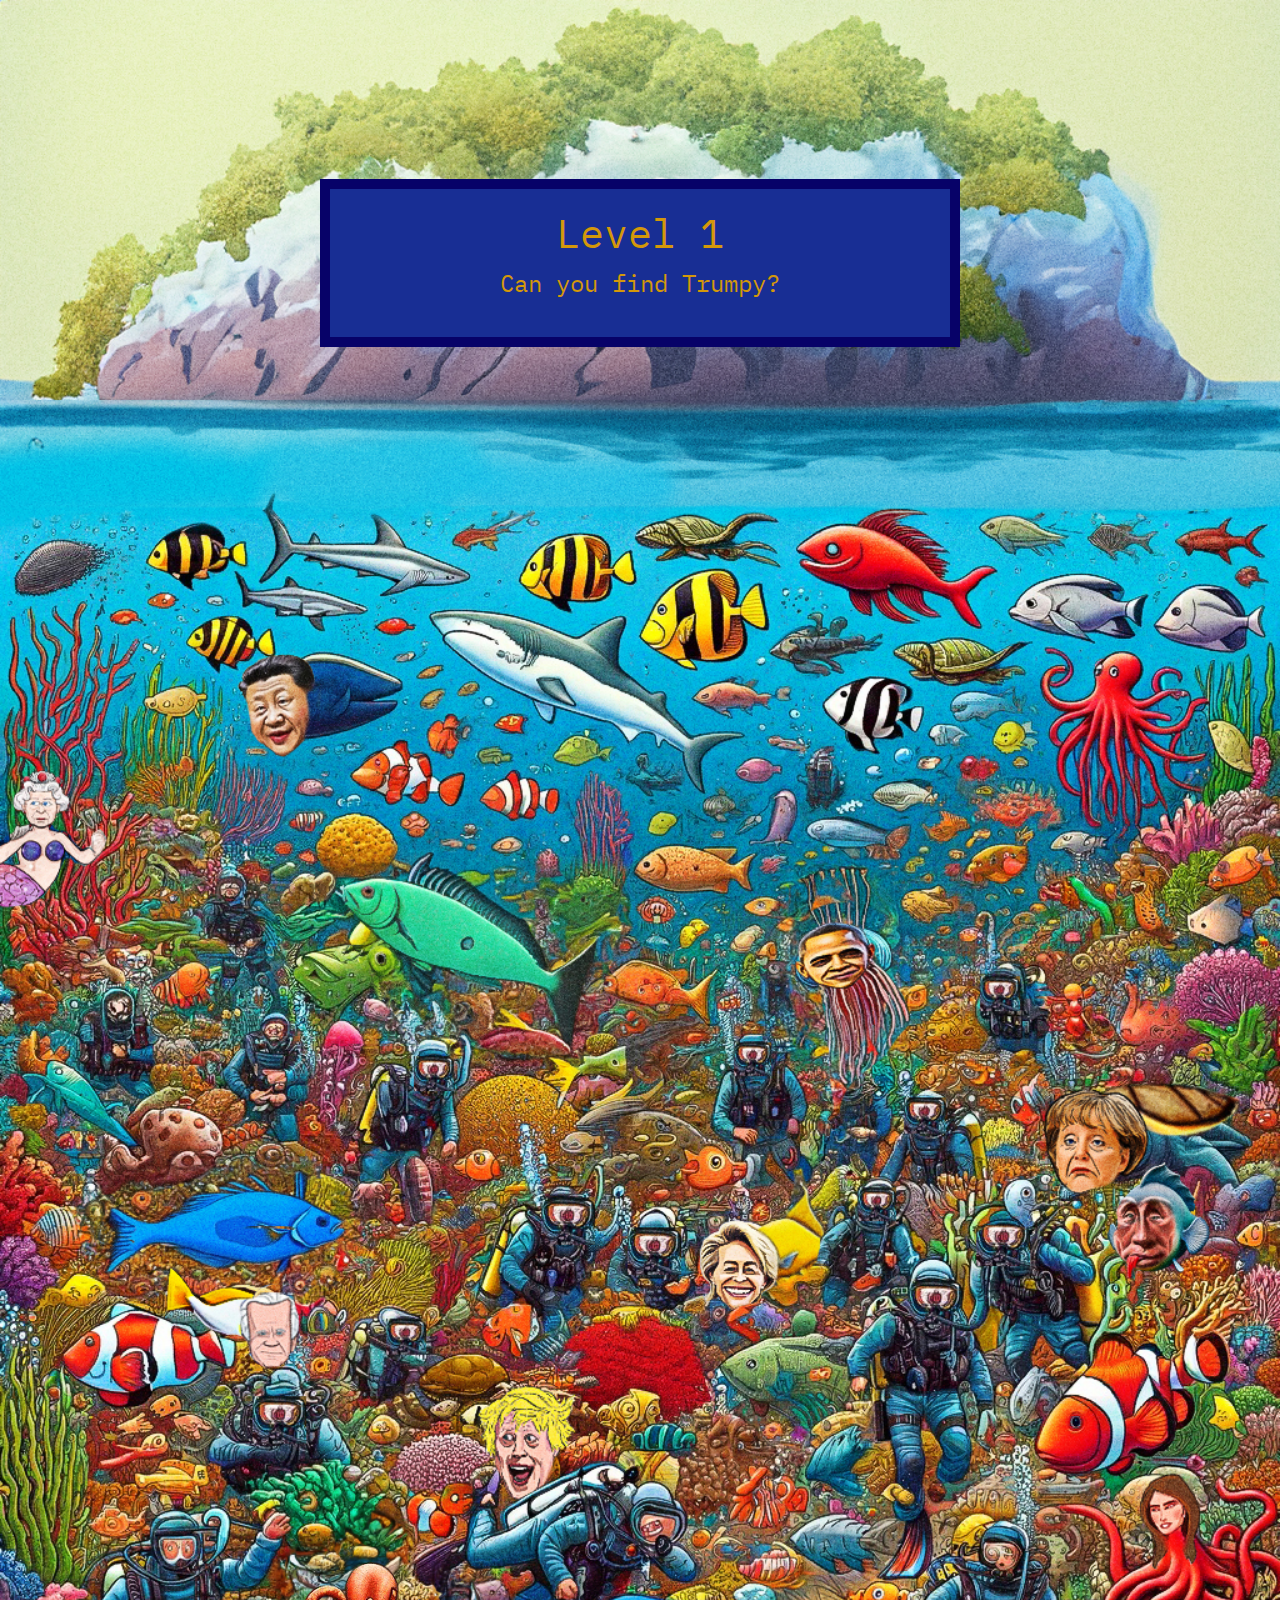
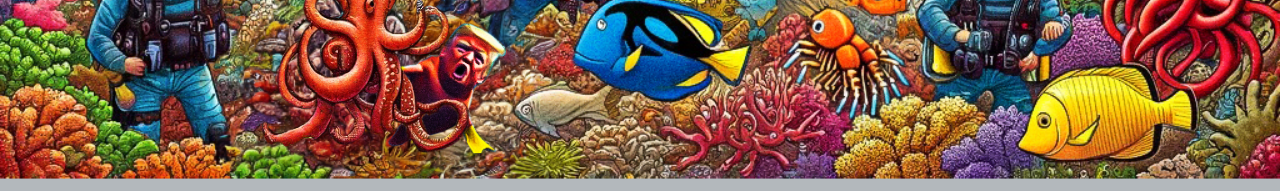
<file: Final Project 14.05.2024_(SaraEdit)/game/level1.html>
<!DOCTYPE html>
<html lang="en">

<head>
  <meta charset="UTF-8">
  <meta http-equiv="X-UA-Compatible" content="IE=edge">
  <meta name="viewport" content="width=device-width, initial-scale=1.0">
  <link rel="stylesheet" href="../styles/style-game.css">
  <link href="https://cdn.jsdelivr.net/npm/bootstrap@5.3.3/dist/css/bootstrap.min.css" rel="stylesheet"
    integrity="sha384-QWTKZyjpPEjISv5WaRU9OFeRpok6YctnYmDr5pNlyT2bRjXh0JMhjY6hW+ALEwIH" crossorigin="anonymous">
    <link rel="preconnect" href="https://fonts.googleapis.com">
    <link rel="preconnect" href="https://fonts.gstatic.com" crossorigin>
    <link href="https://fonts.googleapis.com/css2?family=IBM+Plex+Mono&family=Jersey+15&display=swap" rel="stylesheet">
  <title>Level 1</title>
</head>

<body>
    <div class="container-fluid background-container" id="background-sea">
      <img src="../img/Trump and others_more vertical.jpg" class="img-fluid card-image-top" alt="Trumpy under the sea">
        <div class="title-box title">
        <h1 class="title">Level 1</h1>
        <p>Can you find Trumpy?</p>
      </div>
        <div>
            <!-- <a href="../game/Level 1 and 2 interim.html" id="trumpy-found"> -->
              <img src="../img/Trumpy fish.png" id="overlay-trumpy" class="img-fluid">
            <!-- </a>  -->
        </div>
        <audio id="trump-sound-sea" src="../audio/Trump-Mother-Fisher-short.mp3" preload="auto">Your browser does not support the audio element</audio>
    </div>
  <script src="https://cdn.jsdelivr.net/npm/bootstrap@5.3.3/dist/js/bootstrap.bundle.min.js"
    integrity="sha384-YvpcrYf0tY3lHB60NNkmXc5s9fDVZLESaAA55NDzOxhy9GkcIdslK1eN7N6jIeHz"
    crossorigin="anonymous"></script>
  <script src="./script-game.js"></script>
</body>

</html>
</file>
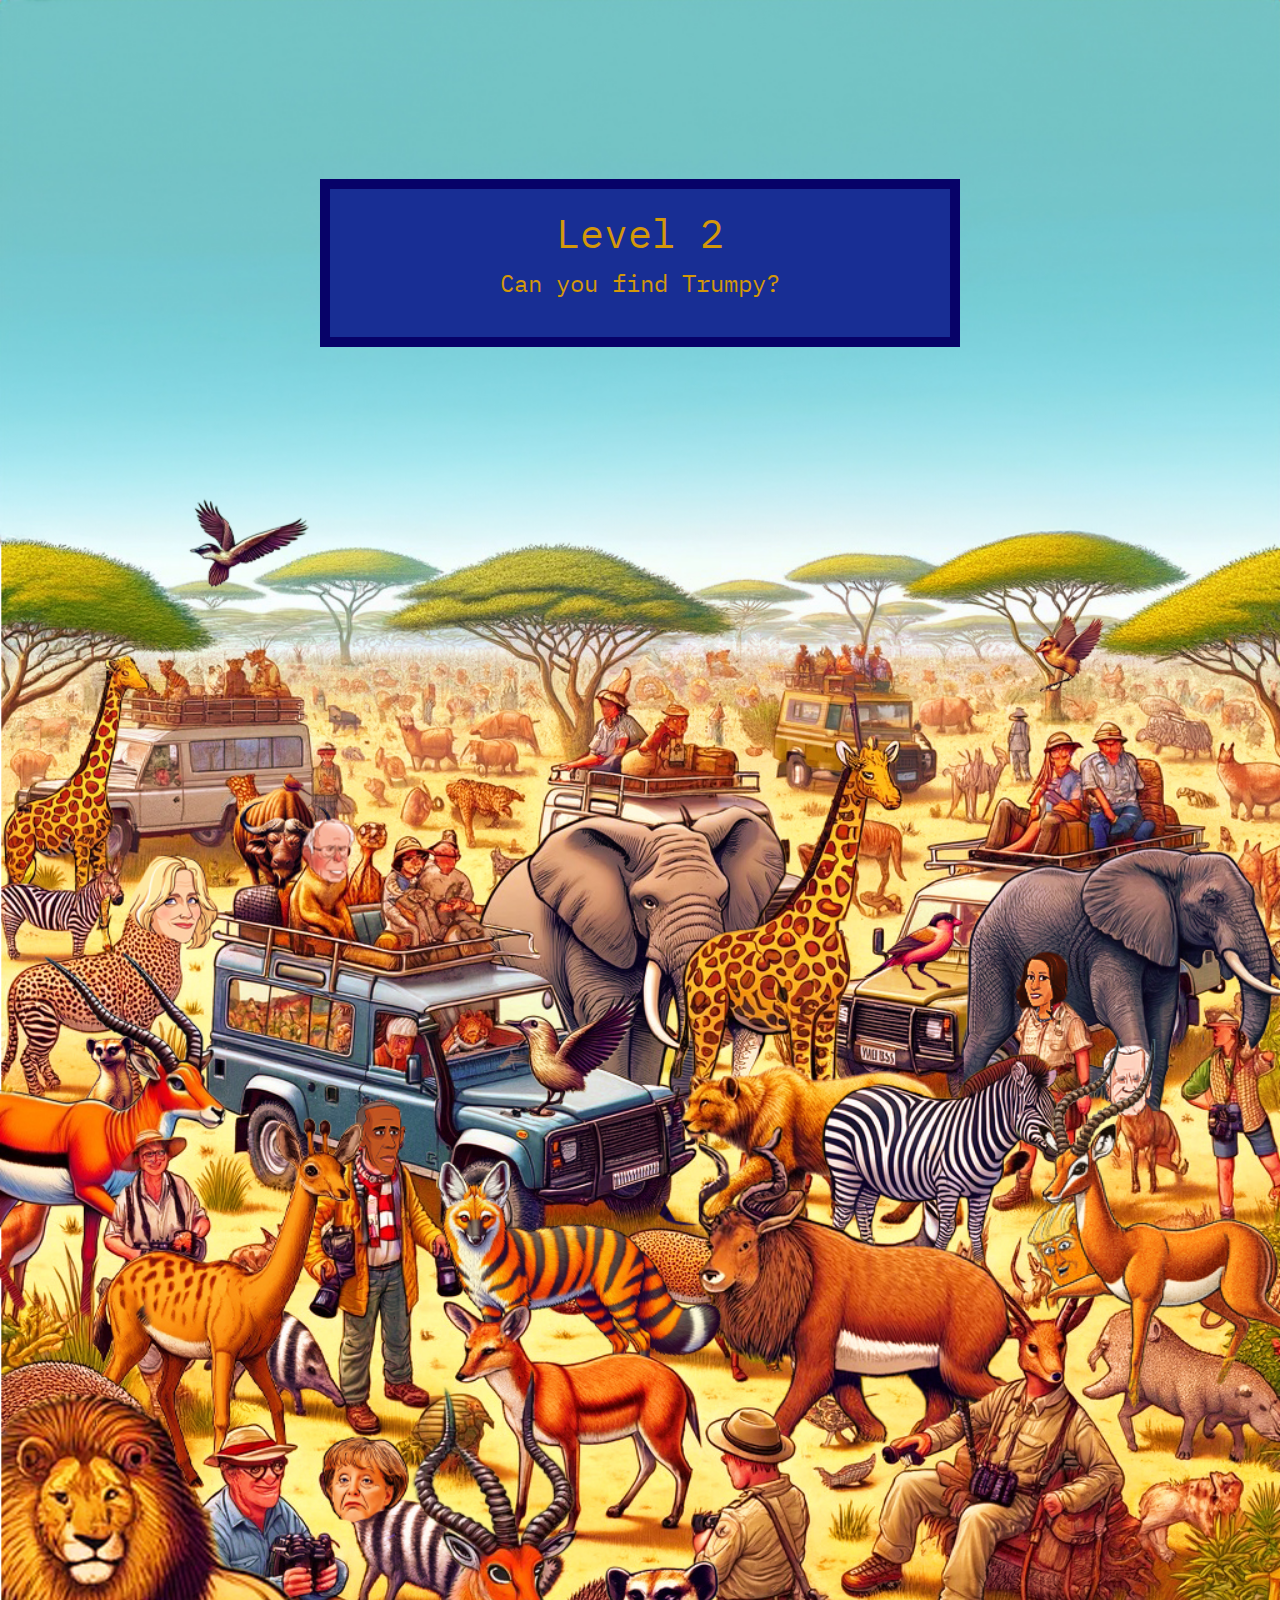
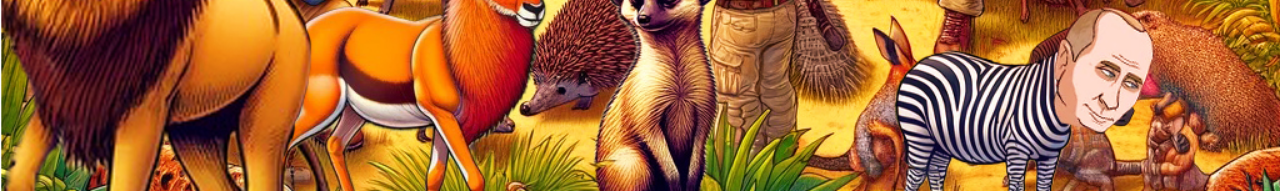
<file: Final Project 14.05.2024_(SaraEdit)/game/level2.html>
<!DOCTYPE html>
<html lang="en">

<head>
  <meta charset="UTF-8">
  <meta http-equiv="X-UA-Compatible" content="IE=edge">
  <meta name="viewport" content="width=device-width, initial-scale=1.0">
  <link rel="stylesheet" href="../styles/style-game.css">
  <link href="https://cdn.jsdelivr.net/npm/bootstrap@5.3.3/dist/css/bootstrap.min.css" rel="stylesheet"
    integrity="sha384-QWTKZyjpPEjISv5WaRU9OFeRpok6YctnYmDr5pNlyT2bRjXh0JMhjY6hW+ALEwIH" crossorigin="anonymous">
    <link rel="preconnect" href="https://fonts.googleapis.com">
    <link rel="preconnect" href="https://fonts.gstatic.com" crossorigin>
    <link href="https://fonts.googleapis.com/css2?family=IBM+Plex+Mono&family=Jersey+15&display=swap" rel="stylesheet">
  <title>Level 2</title>
</head>

<body>
    <div class="container-fluid background-container" id="background-savanna">
      <img src="../img/Savana_final_.jpg" class="img-fluid card-image-top" alt="Trumpy in the Savanna">
      <!-- <div class="card-image-overlay card-inverse title-box title"> -->
        <div class="title-box title">
        <h1 class="title">Level 2</h1>
        <p>Can you find Trumpy?</p>
      </div>
        <div>
            <!-- <a href="../game/success.html" id="trumpy-found"> -->
              <img src="../img/trump_savana_final.png" id="overlay-trumpy2" class="img-fluid">
            <!-- </a>  -->
        </div>
        <audio id="trump-sound-savanna" src="../audio/Trump-Savana-short.mp3" preload="auto">Your browser does not support the audio element</audio>
    </div>
  <script src="https://cdn.jsdelivr.net/npm/bootstrap@5.3.3/dist/js/bootstrap.bundle.min.js"
    integrity="sha384-YvpcrYf0tY3lHB60NNkmXc5s9fDVZLESaAA55NDzOxhy9GkcIdslK1eN7N6jIeHz"
    crossorigin="anonymous"></script>
  <script src="./script-game.js"></script>
</body>

</html>
</file>
<file: Final Project 14.05.2024_(SaraEdit)/styles/style-game.css>
.background-container {
    position: relative;
    display: flex;
    flex-basis: auto;
    align-items: center;
    justify-content: center;
    width: 100%;
    margin: 0;
    padding: 0;
    overflow: hidden;
  }

  .background-container img {
    width: 100%;
    height: auto;
    margin: 0;
    display: block;
  }

  .container-fluid.background-container {
    padding: 0;
  }
  
  #overlay-trumpy {
    position: absolute;
    bottom: 0;
    left: 20%;
    max-width: 220px;
    background-color: rgba(0, 0, 0, 0);
    justify-content: center;
    align-items: center;
    z-index: 3;
    cursor: default;
  }

 

#overlay-trumpy2 {
  position: absolute;
  top: 68%;
  right: 0;
  max-width: 220px; 
  background-color: rgba(0, 0, 0, 0);
  justify-content: center;
  align-items: center;
  z-index: 3;
  cursor: default;
}
  
  .title-box {
    position: absolute;
    top: 10%;
    background-color: rgb(24, 46, 148);
    width: 50%;
    border: solid 10px rgb(7, 2, 104);
    justify-content:center;
    align-items: center;
    align-content: center;
    font-size: 1.5rem;
    text-align: center;
    padding: 20px;
}

  .title {
    font-family: "IBM Plex Mono", monospace;
    font-weight: 400;
    font-style: normal;
    color: rgb(212, 152, 10);
    text-align: center;

  }

  /* Small screen */

  @media screen and (max-width: 768px) {
    #overlay-trumpy {
      max-width: 40%;
      height: auto;
      left: 0;
    }

    #overlay-trumpy2 {
      max-width: 40%;
      height: auto;
      right: -50%;
    }

    .title-box {
      position: absolute;
      top: 10%;
      background-color: rgb(25, 148, 218);
      width: 200%;
      border: solid 15px rgb(244, 106, 14);
      justify-content:center;
      align-items: center;
      align-content: center;
      text-align: center; 
  }

    .background-container {
      max-width: 200%; 
      background-position: top center;
      overflow: scroll; 
  }

  .background-container img{
    width: 200%;
    max-width: 200%;
    background-position: top;
}
  }

  /* Medium screen */

  @media screen and (min-width: 769px) {
    #overlay-trumpy {
      max-width: 20%;
      height: auto;
    }
    #overlay-trumpy2 {
      max-width: 30%;
      height: auto;
      top: 58%;
    }
    
  }

  /* Large screen */

  @media screen and (min-width: 1367px) {
    #overlay-trumpy {
      max-width: 20%;
      height: auto;
      left: 20%;
    }

    #overlay-trumpy2 {
      max-width: 20%;
      height: auto;
      right: 13%;
      top: 60%;
    }

    .background-container img{
      width: 75%;
      max-width: 80%;
  }

  #background-sea {
    background-color: rgb(8, 19, 77);
  }

    .container-fluid.background-container {
      /* background-image: url("../img/Trump_background_blue_suit.jpg"); */
      background-color:rgb(209, 99, 9);
    }
    
  }
</file>
